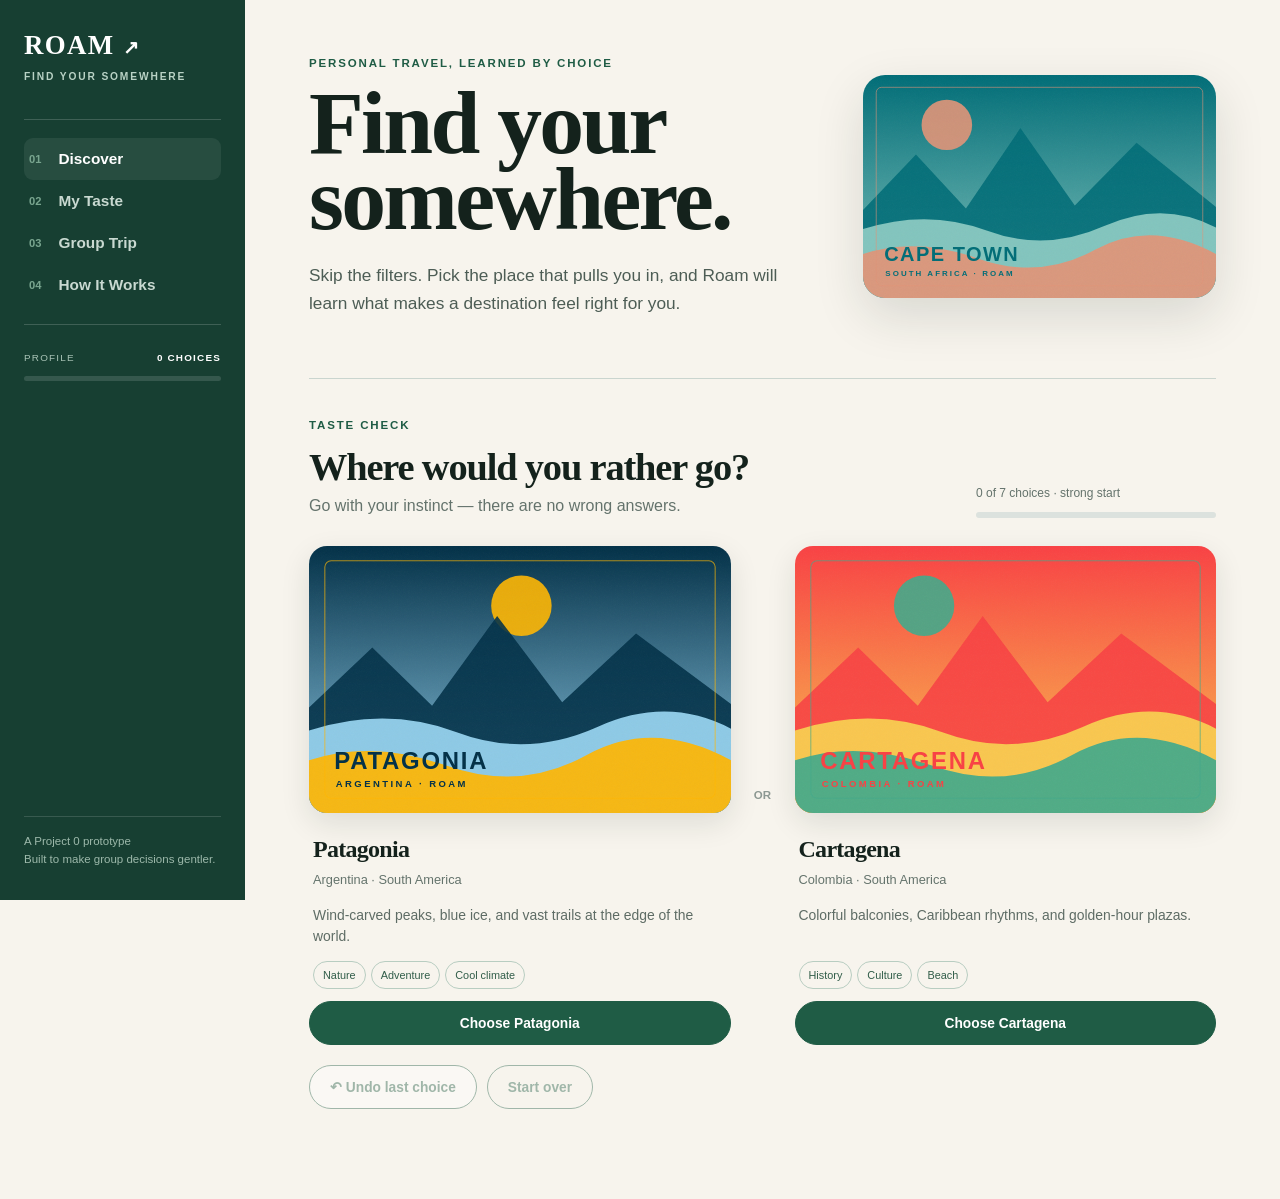
<file: index.html>
<!doctype html>
<html lang="en">
<head>
  <meta charset="utf-8">
  <meta name="viewport" content="width=device-width,initial-scale=1">
  <meta name="theme-color" content="#173f32">
  <meta name="description" content="Roam learns your travel taste from a handful of visual choices and finds destinations for you or your group.">
  <title>Roam · Find your somewhere</title>
  <link rel="stylesheet" href="styles.css?v=4">
</head>
<body>
  <div class="shell">
    <aside class="sidebar">
      <a class="brand" href="#discover" aria-label="Roam home">ROAM <span>↗</span></a>
      <p class="brand-caption">FIND YOUR SOMEWHERE</p>
      <nav aria-label="Main navigation">
        <button class="nav-item active" data-view="discover"><span>01</span>Discover</button>
        <button class="nav-item" data-view="taste"><span>02</span>My Taste</button>
        <button class="nav-item" data-view="group"><span>03</span>Group Trip</button>
        <button class="nav-item" data-view="about"><span>04</span>How It Works</button>
      </nav>
      <div class="profile-status">
        <div><span>PROFILE</span><strong id="sidebar-count">0 CHOICES</strong></div>
        <div class="status-track"><i id="sidebar-progress"></i></div>
      </div>
      <p class="sidebar-foot">A Project 0 prototype<br>Built to make group decisions gentler.</p>
    </aside>

    <header class="mobile-header">
      <a class="mobile-brand" href="#discover">ROAM ↗</a>
      <button id="menu-toggle" aria-label="Open navigation" aria-expanded="false">Menu</button>
    </header>

    <main>
      <section class="view active" id="discover-view" aria-labelledby="discover-title">
        <div class="hero">
          <div class="hero-copy-wrap">
            <p class="eyebrow">Personal travel, learned by choice</p>
            <h1 id="discover-title">Find your<br>somewhere.</h1>
            <p class="lede">Skip the filters. Pick the place that pulls you in, and Roam will learn what makes a destination feel right for you.</p>
          </div>
          <img class="hero-image" src="assets/cape_town.svg" alt="Illustrated Cape Town travel postcard">
        </div>
        <div class="section-heading">
          <div><p class="eyebrow">Taste check</p><h2>Where would you rather go?</h2><p>Go with your instinct — there are no wrong answers.</p></div>
          <div class="choice-progress"><span id="choice-progress-label">0 of 7 choices · strong start</span><div><i id="choice-progress-bar"></i></div></div>
        </div>
        <div id="pair-container" class="pair-grid" aria-live="polite"></div>
        <div class="choice-actions">
          <button id="undo-button" class="button secondary" disabled>↶ Undo last choice</button>
          <button id="reset-button" class="button ghost" disabled>Start over</button>
          <p id="recommendation-ready" class="ready-note" hidden>Your first recommendations are ready. Keep choosing to sharpen them, or open <strong>My Taste</strong>.</p>
        </div>
      </section>

      <section class="view" id="taste-view" aria-labelledby="taste-title">
        <p class="eyebrow">Your travel DNA</p>
        <h1 id="taste-title" class="page-title">Your taste,<br>decoded.</h1>
        <div id="taste-content"></div>
      </section>

      <section class="view" id="group-view" aria-labelledby="group-title">
        <p class="eyebrow">Better together</p>
        <h1 id="group-title" class="page-title">Find the group’s<br>happy place.</h1>
        <p class="lede">Combine taste profiles and balance the crowd favorite against the place that leaves nobody behind.</p>
        <div id="group-content"></div>
      </section>

      <section class="view" id="about-view" aria-labelledby="about-title">
        <p class="eyebrow">Inside Roam</p>
        <h1 id="about-title" class="page-title">Small choices.<br>Useful intelligence.</h1>
        <div class="about-grid">
          <div class="prose">
            <p>Roam is a transparent prototype of preference learning. Each destination has a compact visual-semantic embedding across ten travel qualities. When you choose A over B, the model learns which differences best explain that decision.</p>
            <p>Under the hood, Roam fits a regularized <strong>Bradley–Terry logistic utility model</strong>. The next question is selected actively: it favors comparisons that are uncertain, close, visually different, and not overexposed.</p>
            <p>Group mode normalizes each person’s utilities so every traveler has equal influence, then averages those scores. It also reports disagreement rather than pretending the recommendation is unanimous.</p>
          </div>
          <aside class="fact-card">
            <div><strong>Prototype dataset</strong><span>20 destinations · 10 interpretable dimensions</span></div>
            <div><strong>Privacy</strong><span>Choices stay in this browser. Shared profiles contain weights, not trip history.</span></div>
            <div><strong>Artwork</strong><span>Deterministic local SVG postcards. No image API, keys, or tracking.</span></div>
            <div><strong>Runtime</strong><span>Zero-install HTML, CSS, and JavaScript. The preference model runs in your browser.</span></div>
          </aside>
        </div>
        <div class="limitations">
          <h2>Responsible use & limitations</h2>
          <p>This is a discovery aid, not a booking engine. The dataset is small and curated, and destination fit is not the same as affordability, accessibility, safety, visa eligibility, or current local conditions.</p>
          <p>A natural next step is <a href="https://github.com/openai/CLIP" target="_blank" rel="noopener noreferrer">OpenAI CLIP</a>, which learns a shared representation for images and text. With a larger licensed photo dataset, Roam could use CLIP to recognize visual similarity and relate destination images to prompts such as “a quiet natural retreat” without manually rating every place. CLIP is deliberately not used here so this prototype remains lightweight, deterministic, explainable, and zero-install. A production version should also add accessible descriptions, practical travel constraints, and broader user research.</p>
          <p><strong>AI-use disclosure:</strong> Generative AI (OpenAI Codex) assisted with implementation, interface copy, tests, and documentation.</p>
        </div>
      </section>
    </main>
  </div>
  <div id="toast" class="toast" role="status" aria-live="polite"></div>
  <input id="profile-upload" type="file" accept="application/json,.json" hidden>
  <script src="app.js?v=4"></script>
</body>
</html>
</file>
<file: styles.css>
:root{--ink:#14221c;--forest:#173f32;--fern:#1f5c45;--mint:#dcebe3;--paper:#f7f4ed;--white:#fff;--coral:#e56b4b;--line:#d7e0db;--muted:#64736c;--serif:"Iowan Old Style","Palatino Linotype",Georgia,serif;--sans:Inter,-apple-system,BlinkMacSystemFont,"Segoe UI",sans-serif}
*{box-sizing:border-box}html{scroll-behavior:smooth}body{margin:0;background:var(--paper);color:var(--ink);font-family:var(--sans);line-height:1.5}.shell{min-height:100vh}.sidebar{position:fixed;inset:0 auto 0 0;width:245px;padding:32px 24px;background:var(--forest);color:var(--white);display:flex;flex-direction:column;z-index:10}.brand,.mobile-brand{color:#fff;text-decoration:none;font:700 1.68rem/1 var(--serif);letter-spacing:.05em;white-space:nowrap}.brand span{font-size:1.2rem}.brand-caption{margin:10px 0 35px;color:#b9d2c5;font-size:.64rem;letter-spacing:.18em;font-weight:700}.sidebar nav{border-top:1px solid #ffffff2c;border-bottom:1px solid #ffffff2c;padding:18px 0}.nav-item{width:100%;border:0;background:transparent;color:#c9d9d1;padding:12px 5px;display:flex;gap:17px;align-items:center;text-align:left;font:600 .96rem var(--sans);cursor:pointer;border-radius:9px}.nav-item span{color:#79a58f;font-size:.7rem}.nav-item:hover,.nav-item.active{background:#ffffff12;color:#fff}.profile-status{margin-top:26px}.profile-status>div:first-child{display:flex;justify-content:space-between;align-items:center;font-size:.62rem;letter-spacing:.12em;color:#a9c3b6}.profile-status strong{font-size:.62rem;color:#fff}.status-track{height:5px;margin-top:10px;border-radius:9px;background:#ffffff21;overflow:hidden}.status-track i{display:block;height:100%;width:0;background:#efb69f;transition:width .3s}.sidebar-foot{margin:auto 0 0;padding-top:16px;border-top:1px solid #ffffff24;color:#9db9ab;font-size:.72rem}.mobile-header{display:none}main{margin-left:245px;padding:55px clamp(30px,5vw,78px) 90px;max-width:1600px}.view{display:none;animation:fade .25s ease}.view.active{display:block}@keyframes fade{from{opacity:.25;transform:translateY(6px)}}.eyebrow{text-transform:uppercase;letter-spacing:.16em;font-size:.72rem;font-weight:800;color:var(--fern);margin:0 0 13px}h1,h2,h3{font-family:var(--serif);letter-spacing:-.03em;margin-top:0}h1{font-size:clamp(3.6rem,7vw,6.8rem);line-height:.84;margin-bottom:25px}h2{font-size:clamp(1.8rem,3vw,2.8rem);line-height:1.05;margin-bottom:7px}h3{font-size:1.5rem;margin-bottom:3px}.page-title{font-size:clamp(3.3rem,6vw,6rem);margin-bottom:34px}.lede{font-size:1.08rem;line-height:1.65;color:#4d5d55;max-width:680px;margin:0}.hero{display:grid;grid-template-columns:1.15fr .85fr;align-items:center;gap:6vw;padding-bottom:60px}.hero-image{width:100%;border-radius:22px;box-shadow:0 18px 50px #14221c22}.section-heading{border-top:1px solid #cad5cf;padding-top:38px;display:flex;justify-content:space-between;gap:25px;align-items:flex-end}.section-heading p:not(.eyebrow){color:var(--muted);margin:0}.choice-progress{width:240px;color:#64736c;font-size:.75rem}.choice-progress>div{height:6px;background:#dce2de;border-radius:8px;overflow:hidden;margin-top:10px}.choice-progress i{height:100%;display:block;width:0;background:var(--fern);transition:width .35s}.pair-grid{display:grid;grid-template-columns:1fr 64px 1fr;align-items:center;margin-top:28px}.or{text-align:center;font-weight:800;color:#8c9892;font-size:.72rem}.destination-card img{display:block;width:100%;border-radius:18px;box-shadow:0 10px 30px #14221c1c}.destination-meta{min-height:182px;padding:18px 4px 12px}.destination-meta h3{margin-bottom:0}.destination-meta>span{color:var(--muted);font-size:.8rem}.destination-meta p{color:#5e6c65;font-size:.87rem;min-height:42px}.pills{display:flex;flex-wrap:wrap;gap:5px}.pill{padding:5px 9px;border:1px solid #b8cdc1;border-radius:999px;color:#315d49;font-size:.68rem}.button{border:1px solid var(--fern);border-radius:999px;padding:12px 20px;background:var(--fern);color:#fff;font:700 .86rem var(--sans);cursor:pointer;transition:.16s;min-height:44px}.button:hover{transform:translateY(-1px);box-shadow:0 5px 15px #14221c19}.button:disabled{opacity:.4;cursor:not-allowed;transform:none;box-shadow:none}.button.secondary,.download-button{background:#fff!important;color:var(--fern)!important}.button.ghost{background:transparent;color:var(--fern)}.choose-button{width:100%}.choice-actions{display:grid;grid-template-columns:auto auto 1fr;gap:10px;align-items:center;margin-top:20px}.ready-note{background:var(--mint);padding:12px 16px;border-radius:12px;color:#315d49;font-size:.82rem;margin:0 0 0 8px}.empty-state{padding:28px;border:1px solid var(--line);background:#fff8;border-radius:18px;color:var(--muted)}.metrics{display:grid;grid-template-columns:repeat(3,1fr);gap:13px;margin:10px 0 40px}.metric{background:#fff;border:1px solid var(--line);border-radius:17px;padding:17px}.metric strong{display:block;font:700 2rem var(--serif);color:var(--fern)}.metric span{color:var(--muted);font-size:.78rem}.taste-layout{display:grid;grid-template-columns:1.2fr .8fr;gap:28px;margin:20px 0 45px}.preference-row{margin-bottom:14px}.preference-row header{display:flex;justify-content:space-between;font-size:.8rem;margin-bottom:5px}.preference-row header span{color:var(--muted)}.pref-track{height:8px;background:#dfe5e1;border-radius:8px;overflow:hidden}.pref-track i{display:block;height:100%;background:var(--fern);border-radius:8px}.profile-box,.group-setup,.fact-card{background:#e8f0eb;border:1px solid #cadbd1;border-radius:18px;padding:20px}.profile-box p{font-size:.84rem;color:#4e6258;margin-top:0}.profile-box input[type=text]{width:100%;border:1px solid #b7cbbf;background:#fff;color:var(--ink);border-radius:9px;padding:11px;margin:7px 0 10px;font:inherit}.profile-buttons{display:grid;gap:8px}.recommendation-grid{display:grid;grid-template-columns:repeat(3,1fr);gap:15px}.rec-card{background:#fff;border:1px solid var(--line);border-radius:18px;padding:12px;overflow:hidden}.rec-card img{width:100%;border-radius:12px}.rec-head{display:flex;justify-content:space-between;gap:7px;margin-top:12px}.rec-head h3{font-size:1.2rem}.rec-card .location{color:var(--muted);font-size:.72rem}.match{color:var(--fern);font-weight:800;white-space:nowrap}.reason{font-size:.78rem;margin:12px 0 4px}.rec-card>p:last-child{color:#607068;font-size:.78rem}.group-setup{display:grid;grid-template-columns:1.15fr .85fr;gap:30px;margin:34px 0}.member-list{display:grid;gap:8px;margin:12px 0 18px}.member-option{background:#fff;border:1px solid #d0ddd6;border-radius:10px;padding:10px 12px;display:flex;gap:9px;align-items:center;font-size:.83rem}.member-option input{accent-color:var(--fern)}.upload-box{border-left:1px solid #bfd1c7;padding-left:28px}.upload-box p{font-size:.8rem;color:var(--muted)}.group-list{display:grid;gap:12px}.group-card{display:grid;grid-template-columns:210px 1fr 150px;align-items:center;gap:22px;background:#fff;border:1px solid var(--line);border-radius:18px;padding:13px}.group-card img{width:100%;border-radius:12px}.group-card h3{margin:0}.group-card p{font-size:.82rem;color:#5f6e66}.group-score{text-align:center;border-left:1px solid var(--line)}.group-score strong{font:700 2.2rem var(--serif);color:var(--fern);display:block}.group-score span{font-size:.68rem;color:var(--muted)}.about-grid{display:grid;grid-template-columns:1.2fr .8fr;gap:50px}.prose{font-size:1.02rem;line-height:1.75}.fact-card{display:grid;gap:20px}.fact-card div+div{border-top:1px solid #c3d5cb;padding-top:17px}.fact-card strong,.fact-card span{display:block}.fact-card span{font-size:.82rem;color:#51645a;margin-top:5px}.limitations{margin-top:45px;border-top:1px solid var(--line);padding-top:35px;max-width:1000px}.limitations p{color:#53625b}.limitations a{color:var(--fern);font-weight:700}.toast{position:fixed;right:25px;bottom:25px;background:var(--forest);color:#fff;padding:12px 18px;border-radius:11px;box-shadow:0 10px 30px #0003;opacity:0;transform:translateY(15px);pointer-events:none;transition:.2s;z-index:30;font-size:.84rem}.toast.show{opacity:1;transform:none}
@media(max-width:900px){.sidebar{transform:translateX(-100%);transition:.2s}.sidebar.open{transform:none}.mobile-header{display:flex;position:sticky;top:0;z-index:9;background:var(--forest);padding:17px 20px;justify-content:space-between;align-items:center}.mobile-header button{border:1px solid #ffffff70;background:transparent;color:#fff;border-radius:999px;padding:7px 14px}.mobile-brand{font-size:1.35rem}main{margin-left:0;padding:38px 20px 70px}.hero{grid-template-columns:1fr;gap:35px}.hero-image{max-width:520px}.pair-grid{grid-template-columns:1fr;gap:22px}.or{display:none}.destination-meta{min-height:0}.section-heading{align-items:flex-start;flex-direction:column}.choice-progress{width:100%}.recommendation-grid{grid-template-columns:repeat(2,1fr)}.group-card{grid-template-columns:150px 1fr}.group-score{grid-column:2;text-align:left;border-left:0}.about-grid,.taste-layout,.group-setup{grid-template-columns:1fr}.upload-box{border-left:0;border-top:1px solid #bfd1c7;padding:20px 0 0}.choice-actions{grid-template-columns:1fr 1fr}.ready-note{grid-column:1/-1;margin:0}.page-title{font-size:3.5rem}}
@media(max-width:560px){h1{font-size:3.75rem}.metrics,.recommendation-grid{grid-template-columns:1fr}.group-card{grid-template-columns:1fr}.group-score{grid-column:1}.choice-actions{grid-template-columns:1fr}.profile-buttons{grid-template-columns:1fr}}
@media(prefers-reduced-motion:reduce){*{scroll-behavior:auto!important;animation:none!important;transition:none!important}}
</file>
